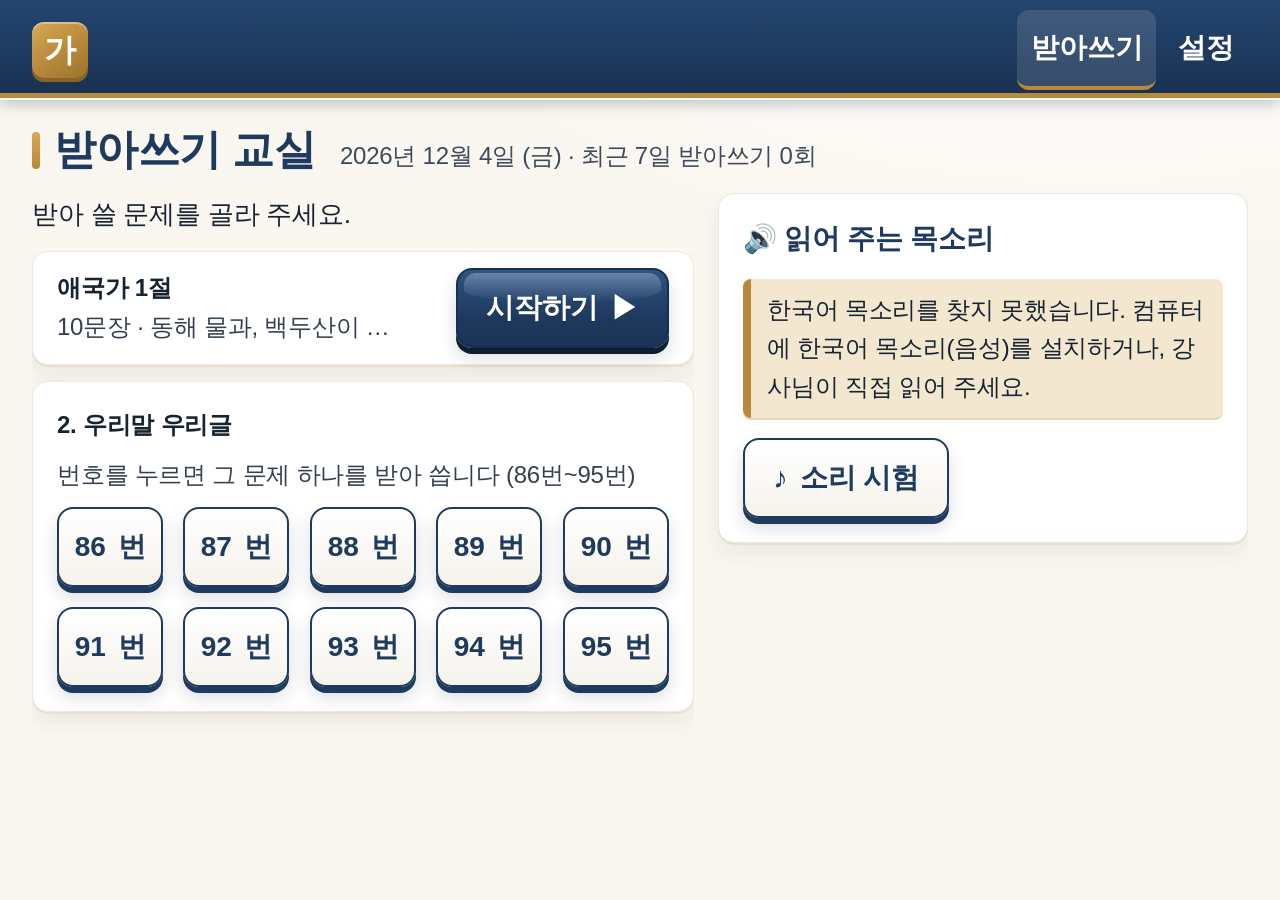
<file: index.html>
<!doctype html>
<html lang="ko">
<head>
  <meta charset="utf-8">
  <meta name="viewport" content="width=device-width, initial-scale=1, viewport-fit=cover">
  <meta name="theme-color" content="#1E3A5F">
  <meta name="format-detection" content="telephone=no">
  <meta name="apple-mobile-web-app-capable" content="yes">
  <meta name="mobile-web-app-capable" content="yes">
  <meta http-equiv="Content-Security-Policy" content="default-src 'self'; script-src 'self'; style-src 'self'; img-src 'self' blob: data:; font-src 'self'; connect-src 'none'; media-src 'none'; object-src 'none'; base-uri 'none'; form-action 'none'">
  <meta name="referrer" content="no-referrer">
  <title>받아쓰기 교실 — 우리들의 즐거운 한글 교실</title>
  <link rel="stylesheet" href="css/tokens.css">
  <link rel="stylesheet" href="css/base.css">
  <link rel="stylesheet" href="css/layout.css">
  <link rel="stylesheet" href="css/components.css">
  <link rel="stylesheet" href="css/activities.css">
  <link rel="stylesheet" href="css/theme.css">
  <link rel="stylesheet" href="css/mobile.css">
</head>
<body>
  <div id="app" class="app-shell">
    <header class="topbar">
      <a class="brand" href="#/home" aria-label="우리들의 즐거운 한글 교실 홈"><span class="brand-mark" aria-hidden="true">가</span><span class="brand-text">받아쓰기 교실</span></a>
      <nav id="mainnav" class="mainnav" aria-label="주 메뉴"></nav>
    </header>
    <main id="view" class="view" tabindex="-1"></main>
  </div>
  <div id="live" class="sr-only" aria-live="polite"></div>
  <div id="feedback-layer" class="feedback-layer" aria-hidden="true"></div>
  <div id="toast-host" class="toast-host" role="status"></div>
  <div id="dialog-host"></div>
  <div id="print-root"></div>
  <div id="orientation-guard" class="orientation-guard"><p>화면이 너무 작습니다.<br>더 큰 화면에서 열어 주세요.</p></div>
  <noscript><p class="noscript">이 프로그램은 JavaScript가 필요합니다. Chrome 또는 Edge로 열어 주세요.</p></noscript>

  <script defer src="js/core/namespace.js"></script>
  <script defer src="js/core/ids.js"></script>
  <script defer src="js/core/format.js"></script>
  <script defer src="js/core/hash.js"></script>
  <script defer src="js/core/hangul.js"></script>
  <script defer src="js/core/db.js"></script>
  <script defer src="js/core/repo.js"></script>
  <script defer src="js/core/scoring.js"></script>
  <script defer src="js/core/audio.js"></script>
  <script defer src="js/core/tts.js"></script>
  <script defer src="js/data/seed.js"></script>
  <script defer src="js/ui/dom.js"></script>
  <script defer src="js/ui/toast.js"></script>
  <script defer src="js/ui/dialog.js"></script>
  <script defer src="js/ui/components.js"></script>
  <script defer src="js/ui/feedback.js"></script>
  <script defer src="js/core/router.js"></script>
  <script defer src="js/activities/dictation.js"></script>
  <script defer src="js/screens/pin.js"></script>
  <script defer src="js/screens/home.js"></script>
  <script defer src="js/screens/dictate.js"></script>
  <script defer src="js/screens/admin-display.js"></script>
  <script defer src="js/app.js"></script>
</body>
</html>
</file>
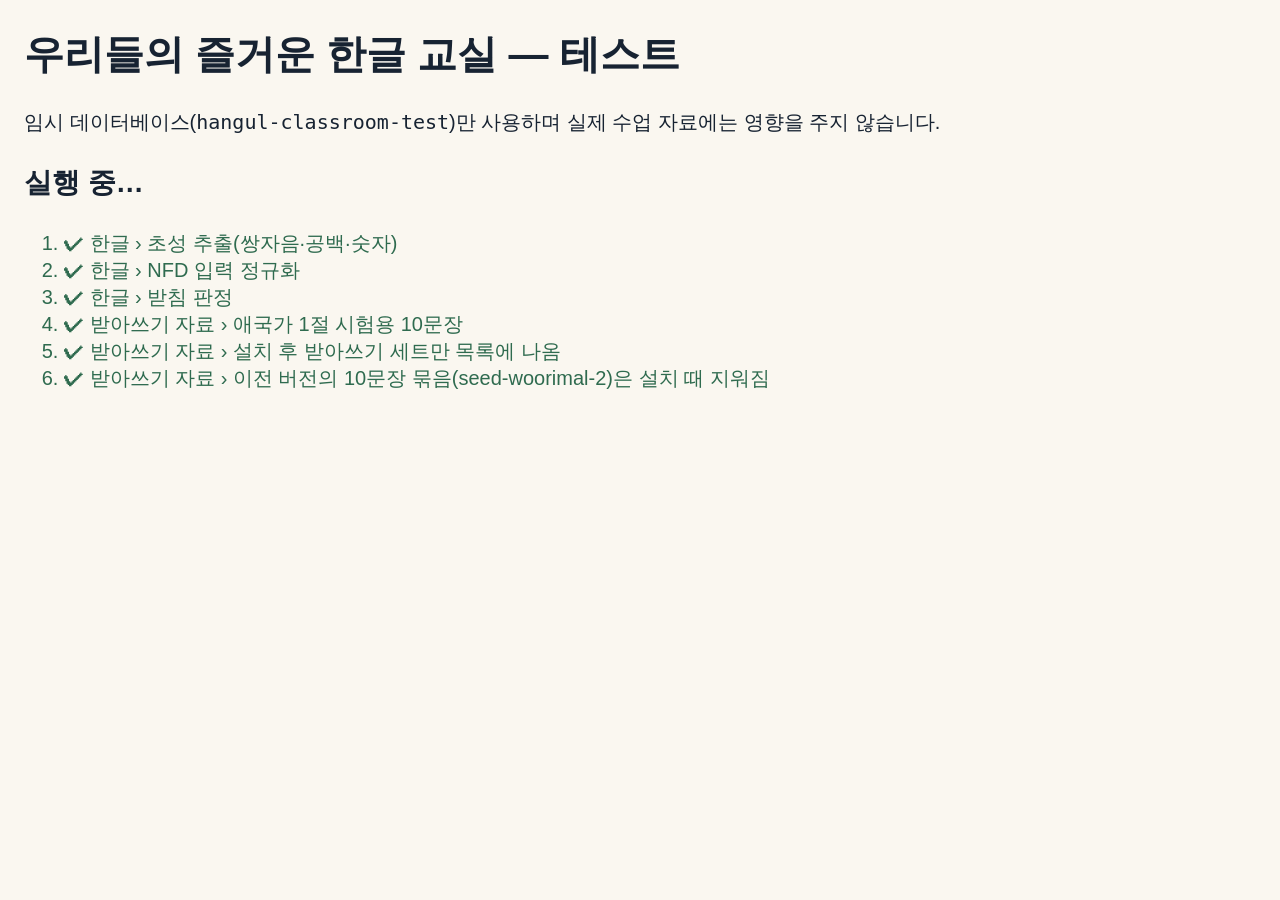
<file: tests/test.html>
<!doctype html>
<html lang="ko">
<head>
  <meta charset="utf-8">
  <meta http-equiv="Content-Security-Policy" content="default-src 'self'; script-src 'self'; style-src 'self'; img-src 'self' blob: data:; connect-src 'none'; object-src 'none'">
  <title>한글 교실 테스트</title>
  <link rel="stylesheet" href="test.css">
</head>
<body>
  <h1>우리들의 즐거운 한글 교실 — 테스트</h1>
  <p>임시 데이터베이스(<code>hangul-classroom-test</code>)만 사용하며 실제 수업 자료에는 영향을 주지 않습니다.</p>
  <p id="summary">실행 중…</p>
  <ol id="out"></ol>
  <div id="view" hidden></div><div id="live" hidden></div><div id="feedback-layer" hidden></div><div id="toast-host" hidden></div><div id="dialog-host" hidden></div>
  <script defer src="../js/core/namespace.js"></script>
  <script defer src="../js/core/ids.js"></script>
  <script defer src="../js/core/format.js"></script>
  <script defer src="../js/core/hash.js"></script>
  <script defer src="../js/core/hangul.js"></script>
  <script defer src="../js/core/db.js"></script>
  <script defer src="../js/core/repo.js"></script>
  <script defer src="../js/core/scoring.js"></script>
  <script defer src="../js/core/audio.js"></script>
  <script defer src="../js/core/tts.js"></script>
  <script defer src="../js/data/seed.js"></script>
  <script defer src="../js/ui/dom.js"></script>
  <script defer src="../js/ui/toast.js"></script>
  <script defer src="../js/ui/dialog.js"></script>
  <script defer src="../js/ui/components.js"></script>
  <script defer src="../js/ui/feedback.js"></script>
  <script defer src="../js/activities/dictation.js"></script>
  <script defer src="runner.js"></script>
  <script defer src="unit.test.js"></script>
  <script defer src="start.js"></script>
</body>
</html>
</file>
<file: css/tokens.css>
/* 디자인 토큰 — UI_UX.md §2와 1:1. 최소값 아래로 내려가지 않는다. */
:root {
  --font-scale: 1;
  --font-family: "Malgun Gothic", "맑은 고딕", "Apple SD Gothic Neo", "Noto Sans KR", "Noto Sans CJK KR", sans-serif;

  --color-bg: #FAF7F0;
  --color-surface: #FFFFFF;
  --color-ink: #172332;
  --color-ink-sub: #3D4A5C;
  --color-navy: #1E3A5F;
  --color-navy-press: #152B47;
  --color-gold: #B8893A;
  --color-gold-soft: #F3E7CF;
  --color-line: #D9D2C3;
  --color-guide: #C9C2B4;
  --color-ink-stroke: #172332;
  --color-success: #2F6B4F;
  --color-retry: #9A5B13;
  --color-danger: #8E2C2C;
  --color-focus: #B8893A;

  --fs-body: calc(max(24px, 2.6vh) * var(--font-scale));
  --fs-button: calc(max(28px, 2.96vh) * var(--font-scale));
  --fs-title: calc(max(42px, 4.4vh) * var(--font-scale));
  --fs-word: calc(max(64px, 8.9vh) * var(--font-scale));
  --fs-chosung: calc(max(64px, 13vh) * var(--font-scale));
  --fs-sentence: calc(max(64px, 6.7vh) * var(--font-scale));
  --fs-caption: max(24px, 2.2vh);
  --fs-nav: max(28px, 2.6vh);

  --touch-min: max(80px, 8.3vh);
  --touch-gap: max(20px, 2vh);
  --space-1: 8px;
  --space-2: 16px;
  --space-3: 24px;
  --space-4: 32px;
  --space-5: 48px;
  --space-6: 64px;
  --radius: 16px;
  --edge-safe: 32px;
  --bar-h: max(100px, 9.5vh);
  --shadow-card: 0 4px 16px rgba(23, 35, 50, .08);
}
@media (max-height: 800px) {
  :root { --space-4: 24px; --space-5: 32px; --edge-safe: 24px; }
}
</file>
<file: css/base.css>
*, *::before, *::after { box-sizing: border-box; }
html, body {
  margin: 0; height: 100%; overflow: hidden;
  background: var(--color-bg); color: var(--color-ink);
  font-family: var(--font-family); font-size: var(--fs-body); line-height: 1.5;
  -webkit-text-size-adjust: 100%; text-size-adjust: 100%;
}
body { -webkit-tap-highlight-color: transparent; }
h1, h2, h3, p { margin: 0; }
h1 { font-size: var(--fs-title); line-height: 1.25; font-weight: 700; }
h2 { font-size: calc(var(--fs-body) * 1.15); font-weight: 700; }
button, input, select, textarea { font: inherit; color: inherit; }
img { max-width: 100%; }
a { color: inherit; }
ul, ol { margin: 0; padding-left: 1.4em; }
:focus { outline: none; }
:focus-visible { outline: 4px solid var(--color-focus); outline-offset: 3px; box-shadow: 0 0 0 2px #fff; }
.sr-only { position: absolute !important; width: 1px; height: 1px; padding: 0; margin: -1px; overflow: hidden; clip: rect(0 0 0 0); white-space: nowrap; border: 0; }
.strong { font-weight: 700; }
.muted { color: var(--color-ink-sub); }
.small { font-size: var(--fs-caption); }
.ok { color: var(--color-success); font-weight: 700; }
[hidden] { display: none !important; }
.noscript { padding: 32px; }
.reduce-motion *, .reduce-motion *::before, .reduce-motion *::after { animation: none !important; transition: none !important; }
@media (prefers-reduced-motion: reduce) {
  html:not(.motion-ok) *, html:not(.motion-ok) *::before { animation-duration: .001ms !important; transition-duration: .001ms !important; }
}
</file>
<file: css/layout.css>
/* 앱 셸: 100vh 고정, 스크롤 없음 (UI_UX.md §4) */
.app-shell { display: grid; grid-template-rows: var(--bar-h) minmax(0, 1fr); height: 100vh; height: 100dvh; overflow: hidden; }
.topbar { display: flex; align-items: center; gap: var(--space-3); padding: 0 var(--edge-safe); background: var(--color-navy); color: #fff; min-width: 0; }
.brand { display: flex; align-items: center; gap: 12px; text-decoration: none; font-weight: 700; font-size: var(--fs-nav); white-space: nowrap; min-height: 80px; }
.brand-mark { display: inline-grid; place-items: center; width: 56px; height: 56px; border-radius: 12px; background: var(--color-gold); color: #fff; font-size: 32px; }
.mainnav { display: flex; gap: 8px; margin-left: auto; min-width: 0; }
.navlink { display: inline-flex; align-items: center; gap: 8px; min-height: 80px; padding: 0 18px; border-radius: 12px; text-decoration: none; font-size: var(--fs-nav); font-weight: 700; white-space: nowrap; border-bottom: 4px solid transparent; }
.navlink:hover { background: rgba(255, 255, 255, .08); }
.navlink[aria-current="page"] { background: rgba(255, 255, 255, .12); border-bottom-color: var(--color-gold); }
@media (max-width: 1700px) { .brand-text { display: none; } }
@media (max-width: 1400px) { .nav-icon { display: none; } .navlink { padding: 0 14px; } }

.view { min-height: 0; overflow: hidden; position: relative; }
.screen { display: grid; grid-template-rows: auto minmax(0, 1fr) auto; height: 100%; gap: var(--space-2); padding: var(--space-3) var(--edge-safe) var(--space-2); }
.screen-head { display: flex; align-items: center; justify-content: space-between; gap: var(--space-3); min-width: 0; }
.screen-title { display: flex; align-items: baseline; gap: var(--space-3); flex-wrap: wrap; min-width: 0; }
.screen-title .sub { color: var(--color-ink-sub); }
.screen-body { min-height: 0; overflow: hidden; position: relative; display: flex; flex-direction: column; gap: var(--space-2); }
.screen-foot { display: flex; justify-content: flex-end; align-items: center; gap: var(--touch-gap); min-height: 0; }
.screen-foot:empty { display: none; }
.fill { display: flex; flex-direction: column; gap: var(--space-3); min-height: 0; flex: 1; }
.lead { font-size: calc(var(--fs-body) * 1.1); }

/* 수업 모드 */
body.run-mode .app-shell { grid-template-rows: minmax(0, 1fr); }
body.run-mode .topbar { display: none; }
.run { display: grid; grid-template-rows: var(--bar-h) minmax(0, 1fr) auto; height: 100%; }
.run-top { display: flex; align-items: center; gap: var(--space-3); padding: 0 var(--edge-safe); background: var(--color-navy); color: #fff; min-width: 0; }
.run-title { font-size: var(--fs-button); white-space: nowrap; overflow: hidden; text-overflow: ellipsis; min-width: 0; flex: 1; }
.run-sub { font-weight: 400; opacity: .85; }
.run-progress { display: flex; align-items: center; gap: 12px; font-size: var(--fs-body); white-space: nowrap; }
.dots { display: inline-flex; gap: 8px; }
.dot { width: 18px; height: 18px; border-radius: 50%; border: 2px solid #fff; opacity: .7; }
.dot.is-done { background: var(--color-gold); border-color: var(--color-gold); opacity: 1; }
.dot.is-cur { background: #fff; opacity: 1; }
.run-controls { display: flex; gap: 12px; }
.run-controls .btn { min-height: 80px; font-size: var(--fs-body); padding: 0 20px; }
.run-stage { position: relative; min-height: 0; overflow: hidden; padding: var(--space-3) var(--edge-safe); display: flex; flex-direction: column; }
.run-bar { display: grid; grid-template-columns: 1fr auto 1fr; align-items: center; gap: var(--touch-gap); padding: var(--space-2) var(--edge-safe) var(--space-3); border-top: 2px solid var(--color-line); background: var(--color-surface); }
.run-bar-l, .run-bar-c, .run-bar-r { display: flex; gap: var(--touch-gap); }
.run-bar-c { justify-content: center; }
.run-bar-r { justify-content: flex-end; }
.run-fail { place-items: center; }

/* 방향·크기 안내 (학습 화면) */
.orientation-guard { display: none; position: fixed; inset: 0; z-index: 90; background: var(--color-bg); place-items: center; text-align: center; padding: 32px; font-size: var(--fs-title); font-weight: 700; }
@media (max-width: 300px), (max-height: 260px) {
  body.run-mode .orientation-guard { display: grid; }
}

.boot { height: 100%; display: grid; place-content: center; justify-items: center; gap: var(--space-4); text-align: center; padding: var(--space-4); }
.boot-bar { width: 480px; max-width: 80vw; height: 16px; border-radius: 8px; background: var(--color-line); overflow: hidden; }
.boot-bar span { display: block; height: 100%; width: 40%; background: var(--color-gold); animation: boot 1.2s ease-in-out infinite; }
@keyframes boot { from { transform: translateX(-100%); } to { transform: translateX(260%); } }
</file>
<file: css/components.css>
/* 공통 컴포넌트 (UI_UX.md §6) */
.btn { display: inline-flex; align-items: center; justify-content: center; gap: 12px; min-height: var(--touch-min); min-width: var(--touch-min);
  padding: 0 28px; border-radius: var(--radius); border: 2px solid transparent; font-size: var(--fs-button); font-weight: 700; line-height: 1.2;
  cursor: pointer; touch-action: manipulation; user-select: none; -webkit-user-select: none; white-space: nowrap; text-align: center; position: relative; }
.btn:active:not(:disabled) { transform: translateY(2px); }
.btn:disabled { opacity: .45; cursor: not-allowed; }
.btn-primary { background: var(--color-navy); color: #fff; }
.btn-primary:active:not(:disabled) { background: var(--color-navy-press); }
.btn-secondary { background: var(--color-surface); color: var(--color-navy); border-color: var(--color-navy); }
.btn-accent { background: var(--color-surface); color: var(--color-ink); border: 4px solid var(--color-gold); }
.btn-danger { background: var(--color-surface); color: var(--color-danger); border-color: var(--color-danger); }
.btn-seg { background: var(--color-surface); color: var(--color-ink); border-color: var(--color-line); }
.btn-seg.is-selected { background: var(--color-gold-soft); border-color: var(--color-gold); border-width: 3px; }
.btn-seg.is-selected::before { content: "✔"; }
.btn-sm { min-height: 64px; font-size: var(--fs-body); }
.btn.icon-after { flex-direction: row-reverse; }
.btn-icon { font-size: 1.05em; line-height: 1; }
.topbar .btn-secondary { color: var(--color-navy); }
.btn-row { display: flex; flex-wrap: wrap; gap: var(--touch-gap); align-items: center; }
.btn-row.end { justify-content: flex-end; width: 100%; }
.btn-row.nowrap { flex-wrap: nowrap; }
.longpress { background-image: conic-gradient(var(--color-gold-soft) calc(var(--p, 0) * 360deg), transparent 0); }

.card { background: var(--color-surface); border-radius: var(--radius); box-shadow: var(--shadow-card); padding: var(--space-3); min-width: 0; }
.card h2 { margin-bottom: var(--space-2); }
.badge { display: inline-block; padding: 2px 12px; border-radius: 999px; font-size: var(--fs-caption); font-weight: 700; background: var(--color-line); color: var(--color-ink); vertical-align: middle; }
.badge-gold { background: var(--color-gold-soft); border: 2px solid var(--color-gold); }
.badge-planned { background: var(--color-gold-soft); }
.badge-inProgress { background: var(--color-navy); color: #fff; }
.badge-done { background: #DDEBE3; color: var(--color-success); }
.badge-canceled { background: #ECE7DD; color: var(--color-ink-sub); }
.notice { background: var(--color-gold-soft); border-left: 6px solid var(--color-gold); padding: 12px 16px; border-radius: 8px; }
.banner { display: flex; align-items: center; justify-content: space-between; gap: var(--space-3); background: var(--color-gold-soft); border: 3px solid var(--color-gold); border-radius: var(--radius); padding: 12px var(--space-3); }

/* 목록·격자 */
.list { display: flex; flex-direction: column; gap: var(--space-2); min-height: 0; flex: 1; overflow: hidden; }
.card-grid { display: grid; grid-template-columns: repeat(auto-fill, minmax(min(100%, 520px), 1fr)); gap: var(--space-2); align-content: start; min-height: 0; flex: 1; overflow: hidden; }
.card-grid.two { grid-template-columns: 1fr 1fr; align-content: stretch; }
.tile-grid { display: grid; grid-template-columns: repeat(3, 1fr); gap: var(--touch-gap); align-content: start; min-height: 0; flex: 1; overflow: hidden; }
.tile { flex-direction: column; min-height: max(140px, 16vh); white-space: normal; font-size: calc(var(--fs-button) * 1.1); }
.tile .btn-icon { font-size: 1.6em; }
.tile-sub { font-size: var(--fs-caption); font-weight: 400; color: var(--color-ink-sub); }
.admin-tile { gap: 4px; padding: 12px 20px; }
.row-card { display: flex; align-items: center; justify-content: space-between; gap: var(--space-3); padding: var(--space-2) var(--space-3); }
.row-info { min-width: 0; }
.row-info p { white-space: nowrap; overflow: hidden; text-overflow: ellipsis; }
.empty { display: grid; place-content: center; justify-items: center; gap: var(--space-3); text-align: center; padding: var(--space-4); min-height: 0; flex: 1; color: var(--color-ink-sub); }
.pager { display: flex; align-items: center; gap: var(--touch-gap); }
.pager-num { font-weight: 700; min-width: 4em; text-align: center; }
.split { display: grid; grid-template-columns: minmax(0, 1fr) minmax(0, 0.8fr); gap: var(--space-3); min-height: 0; flex: 1; }
.split.split-left { grid-template-columns: minmax(280px, 0.32fr) minmax(0, 1fr); }
.split-main { display: flex; flex-direction: column; gap: var(--space-2); min-height: 0; }
.filter-panel { display: flex; flex-direction: column; gap: 12px; align-self: start; }
.filter-bar { display: flex; flex-wrap: wrap; gap: var(--space-2); align-items: center; }
.filter-bar .input { width: auto; min-width: 220px; }

/* 입력 */
.label { font-weight: 700; }
.field { display: grid; grid-template-columns: minmax(140px, 28%) minmax(0, 1fr); align-items: center; gap: 4px var(--space-2); min-width: 0; }
.field-input { display: flex; flex-direction: column; gap: 2px; min-width: 0; flex: 1; }
.field-error { color: var(--color-retry); font-size: var(--fs-caption); font-weight: 700; }
.field-error:empty { display: none; }
.input { min-height: var(--touch-min); width: 100%; border: 2px solid var(--color-line); border-radius: 12px; padding: 0 16px; background: #fff; font-size: var(--fs-body); }
.input:focus-visible { border-color: var(--color-gold); }
select.input { padding-right: 8px; }
.input.is-invalid, .is-invalid { border-color: var(--color-retry) !important; box-shadow: 0 0 0 2px var(--color-retry); }
.form-grid { display: grid; grid-template-columns: 1fr 1fr; gap: var(--space-2) var(--space-4); align-content: start; }
.form-grid.one { grid-template-columns: 1fr; max-width: 1200px; }
.seg { display: flex; flex-wrap: wrap; gap: 12px; }
.stepper { display: inline-flex; align-items: center; gap: 12px; }
.stepper-val { min-width: 5em; text-align: center; font-weight: 700; font-size: var(--fs-button); }
.toggle-grid { display: grid; grid-template-columns: 1fr 1fr; gap: 12px; }
.error-summary { background: #FBEFE2; border: 3px solid var(--color-retry); border-radius: 12px; padding: 12px var(--space-3); }
.error-summary ul { font-size: var(--fs-caption); }
.warn-summary { background: var(--color-gold-soft); border-radius: 12px; padding: 12px var(--space-3); }

/* 탭 */
.editor { display: flex; flex-direction: column; gap: var(--space-2); min-height: 0; flex: 1; }
.tabs { display: flex; gap: 8px; border-bottom: 3px solid var(--color-line); }
.tab { min-height: var(--touch-min); padding: 0 var(--space-3); border: 0; background: transparent; font-size: var(--fs-button); font-weight: 700; color: var(--color-ink-sub); border-bottom: 6px solid transparent; margin-bottom: -3px; cursor: pointer; }
.tab.is-cur { color: var(--color-ink); border-bottom-color: var(--color-gold); }
.tab-err { color: var(--color-retry); }
.tab-panel { display: flex; flex-direction: column; gap: var(--space-2); min-height: 0; flex: 1; overflow: hidden; }

/* 대화상자·토스트 */
.dialog-backdrop { position: fixed; inset: 0; z-index: 60; background: rgba(23, 35, 50, .5); display: flex; align-items: center; justify-content: center; padding: 24px; }
.dialog { background: #fff; border-radius: 20px; width: min(960px, 92vw); max-height: 94vh; overflow: hidden; padding: var(--space-4); display: flex; flex-direction: column; gap: var(--space-3); box-shadow: 0 20px 60px rgba(0, 0, 0, .25); }
.dialog-wide { width: min(1280px, 94vw); }
.dialog h2 { font-size: calc(var(--fs-title) * .85); margin: 0; }
.dialog-text p + p { margin-top: 8px; }
.dialog-actions { justify-content: flex-end; }
.toast-host { position: fixed; left: 50%; bottom: 24px; transform: translateX(-50%); z-index: 70; pointer-events: none; }
.toast { display: flex; align-items: center; gap: var(--space-3); background: var(--color-ink); color: #fff; border-radius: 14px; padding: 12px 24px; box-shadow: 0 8px 24px rgba(0, 0, 0, .25); pointer-events: auto; max-width: 90vw; }
.toast .btn-accent { min-height: 64px; }

/* PIN */
.pin-body { display: flex; flex-direction: column; align-items: center; gap: 12px; }
.pin-out { font-size: 48px; letter-spacing: 12px; min-height: 64px; }
.pin-note { color: var(--color-retry); min-height: 1.5em; }
.pin-pad { display: grid; grid-template-columns: repeat(3, 160px); gap: 16px; }
.pin-pad .btn { min-height: 80px; }
@media (max-height: 900px) { .pin-pad { gap: 12px; } .pin-pad .btn { min-height: 80px; } .pin-out { min-height: 48px; font-size: 40px; } }

/* 그림 */
.pic-emoji { display: inline-grid; place-items: center; line-height: 1; font-family: "Segoe UI Emoji", "Apple Color Emoji", "Noto Color Emoji", sans-serif; }
.pic-text { display: inline-grid; place-items: center; border: 2px dashed var(--color-line); border-radius: 12px; padding: 8px; color: var(--color-ink-sub); }
.pic-img { object-fit: contain; }
.thumb { width: 64px; height: 64px; font-size: 48px; }
img.thumb { width: 64px; height: 64px; }
.thumb-lg { width: 100%; height: 140px; font-size: 96px; }
img.thumb-lg { width: 100%; height: 140px; }
.thumb-grid { display: grid; grid-template-columns: repeat(auto-fill, minmax(260px, 1fr)); gap: var(--space-2); align-content: start; min-height: 0; flex: 1; overflow: hidden; }
.thumb-card { display: flex; flex-direction: column; gap: 6px; align-items: stretch; }
.pick-body { display: flex; flex-direction: column; gap: 12px; }
.pick-grid { display: grid; grid-template-columns: repeat(4, 1fr); gap: 12px; height: 40vh; overflow: hidden; align-content: start; }
.pick-list { display: flex; flex-direction: column; gap: 12px; height: 50vh; overflow: hidden; }
.pick-list .btn { justify-content: flex-start; }
.pick-item { display: flex; flex-direction: column; align-items: center; gap: 4px; min-height: 120px; background: #fff; border: 2px solid var(--color-line); border-radius: 12px; cursor: pointer; padding: 8px; }

/* 화면별 */
.home { display: flex; flex-direction: column; gap: var(--space-2); min-height: 0; flex: 1; }
.home-grid { display: grid; grid-template-columns: 1fr 1fr; grid-template-rows: 1fr 1fr; gap: var(--space-2); min-height: 0; flex: 1; }
.home-card { display: flex; flex-direction: column; gap: 12px; overflow: hidden; }
.lesson-mini { display: flex; align-items: center; justify-content: space-between; gap: var(--space-2); }
.topic-grid { display: grid; grid-template-columns: repeat(3, 1fr); gap: 12px; }
.topic-grid .btn { padding: 0 12px; }
.kpis { display: flex; gap: var(--space-2); flex-wrap: wrap; }
.kpi { display: flex; flex-direction: column; gap: 4px; min-width: 160px; flex: 1; }
.kpi-label { color: var(--color-ink-sub); }
.kpi-value { font-size: calc(var(--fs-title) * .9); font-weight: 700; color: var(--color-navy); }
.stepper-line { display: flex; gap: 12px; list-style: none; padding: 0; margin: 0; font-size: var(--fs-body); }
.stepper-line li { padding: 4px 16px; border-radius: 999px; background: var(--color-line); }
.stepper-line li.is-cur { background: var(--color-navy); color: #fff; font-weight: 700; }
.stepper-line li.is-done { background: var(--color-gold-soft); }
.level-row { display: grid; grid-template-columns: repeat(3, 1fr); gap: var(--touch-gap); }
.set-pick { display: flex; flex-direction: column; align-items: flex-start; gap: 4px; min-height: var(--touch-min); padding: 12px var(--space-3); background: #fff; border: 3px solid var(--color-line); border-radius: var(--radius); text-align: left; cursor: pointer; }
.set-pick.is-selected { border-color: var(--color-gold); background: var(--color-gold-soft); }
.act-box { display: flex; flex-direction: column; gap: var(--space-2); }
.act-toggles { display: grid; grid-template-columns: 1fr 1fr; gap: 12px; }
.act-toggles .btn { padding: 0 12px; }
.set-card { display: flex; flex-direction: column; gap: 6px; }
.set-card.is-hidden { opacity: .7; }
.step-row { display: grid; grid-template-columns: auto minmax(0, .8fr) minmax(0, 1.2fr) auto; align-items: center; gap: var(--space-2); padding: 12px var(--space-2); }
.step-row.is-warn { border: 3px solid var(--color-retry); }
.step-warn { grid-column: 2 / -1; color: var(--color-retry); font-size: var(--fs-caption); font-weight: 700; }
.step-no { display: inline-grid; place-items: center; width: 56px; height: 56px; border-radius: 50%; background: var(--color-navy); color: #fff; font-weight: 700; flex: none; }
.word-row { display: grid; grid-template-columns: auto minmax(0, 1fr) auto minmax(0, 1fr) auto; align-items: start; gap: var(--space-2); }
.pic-btn { min-width: 120px; padding: 0 12px; }
.sent-row { display: flex; flex-direction: column; gap: 12px; padding: 12px var(--space-2); }
.sent-line { display: flex; gap: var(--space-2); align-items: flex-start; }
.opt-grid { display: grid; grid-template-columns: 1fr 1fr; gap: var(--space-2); min-height: 0; }
.opt-row { display: flex; flex-direction: column; gap: 12px; }
.opt-head { display: flex; align-items: center; justify-content: space-between; gap: 12px; flex-wrap: wrap; }
.opt-ctrls { display: flex; flex-wrap: wrap; gap: 12px; align-items: center; }
.set-row { display: grid; grid-template-columns: minmax(200px, 22%) 1fr; align-items: center; gap: var(--space-3); padding: 12px 0; border-bottom: 2px solid var(--color-line); }
.set-ctrl { display: flex; flex-direction: column; gap: 6px; }
.stroke-preview { width: 400px; height: 80px; background: #fff; border: 2px solid var(--color-line); border-radius: 12px; }
.danger-zone { border: 3px solid var(--color-line); }
.chips { display: flex; flex-wrap: wrap; gap: 12px; }
.chip { padding: 8px 20px; border-radius: 999px; background: #fff; border: 3px solid var(--color-gold); font-size: calc(var(--fs-body) * 1.25); font-weight: 700; }

/* 통계 */
.stats-out { display: flex; flex-direction: column; gap: var(--space-2); min-height: 0; flex: 1; overflow: hidden; }
.stats-two { display: grid; grid-template-columns: 1fr 1fr; gap: var(--space-2); min-height: 0; }
.bars { display: flex; flex-direction: column; gap: 12px; }
.bar-row { display: grid; grid-template-columns: 7em 1fr 4em; align-items: center; gap: 12px; }
.bar-track { height: 28px; background: var(--color-bg); border-radius: 8px; overflow: hidden; border: 2px solid var(--color-line); }
.bar-fill { display: block; height: 100%; background: var(--color-navy); }
.bar-val { text-align: right; font-weight: 700; }
.tbl { width: 100%; border-collapse: collapse; }
.tbl th, .tbl td { text-align: left; padding: 8px 12px; border-bottom: 2px solid var(--color-line); }
.tbl th { font-size: var(--fs-caption); color: var(--color-ink-sub); }

/* 학습지 화면 */
.print-split { grid-template-columns: minmax(380px, 0.42fr) minmax(0, 1fr); }
.print-panel { display: flex; flex-direction: column; gap: 12px; overflow: hidden; }
.print-panel .field { grid-template-columns: auto 1fr; }
.print-sets { display: flex; align-items: center; justify-content: space-between; gap: 12px; }
.print-sets .strong { overflow: hidden; text-overflow: ellipsis; white-space: nowrap; }
.print-preview { display: flex; flex-direction: column; gap: 12px; min-height: 0; }
.ws-viewport { flex: 1; min-height: 0; display: grid; place-items: center; overflow: hidden; background: #ECE7DD; border-radius: var(--radius); padding: 8px; }
.ws-scale { overflow: hidden; }
.ws-scale > .ws-page { transform: scale(var(--sc, .5)); transform-origin: top left; box-shadow: 0 4px 16px rgba(0, 0, 0, .2); }
.ws-nav { display: flex; justify-content: center; align-items: center; gap: 12px; }

/* 축소 화면 보정 */
@media (max-height: 800px) {
  .screen { gap: 12px; padding-top: 16px; }
  .card { padding: var(--space-2); }
  .tile { min-height: 120px; }
}
.print-set-names { overflow: hidden; text-overflow: ellipsis; white-space: nowrap; }
.ws-nav { flex-wrap: wrap; }
/* 쪽 나눔 컨테이너 */
.paged { min-height: 0; flex: 1; overflow: hidden; }
.paged-col { display: flex; flex-direction: column; gap: var(--space-2); }
.paged-grid2 { display: grid; grid-template-columns: 1fr 1fr; grid-auto-rows: minmax(0, 1fr); gap: var(--space-2); }
.paged-grid2-top { display: grid; grid-template-columns: 1fr 1fr; align-content: start; gap: var(--space-2) var(--space-4); }
.paged-pager { display: flex; justify-content: flex-end; }
.paged-pager:empty { display: none; }
.form-narrow { max-width: 1200px; }
@media (max-height: 800px) {
  .paged-grid2 { grid-template-columns: 1fr; }
  .opt-row { flex-direction: row; flex-wrap: wrap; align-items: center; }
  .sent-row { display: grid; grid-template-columns: auto minmax(0, 2.2fr) repeat(3, minmax(0, 1fr)) auto; align-items: start; gap: 12px; }
  .sent-line { display: contents; }
}
/* 카드 안 요소 간격(버튼 사이 20px 이상), 읽기 전용 입력 */
.card { display: flex; flex-direction: column; gap: var(--touch-gap); }
.card h2 { margin-bottom: 0; }
.card.row-card { flex-direction: row; }
.word-row { align-items: center; }
.input:disabled, select.input:disabled { background: #F4F1EA; color: var(--color-ink-sub); border-style: dashed; opacity: 1; }
/* 번호별 문제 고르기 */
.group-card { gap: 12px; }
.no-grid { display: grid; grid-template-columns: repeat(5, minmax(0, 1fr)); gap: var(--touch-gap); }
.no-btn { padding: 0 8px; }
@media (max-height: 800px) { .home-lead { display: none; } .group-card .muted { font-size: var(--fs-caption); } }
</file>
<file: css/activities.css>
/* 활동 4종 + 소개·결과·요약 + 피드백 (UI_UX.md §5) */
.act-ask { font-size: var(--fs-button); color: var(--color-ink-sub); text-align: center; }

/* 소개 */
.intro { flex: 1; display: grid; place-content: center; justify-items: center; gap: var(--space-2); text-align: center; }
.intro-icon { font-size: calc(var(--fs-word) * 1.3); line-height: 1; }
.intro-step { font-size: var(--fs-button); color: var(--color-gold); font-weight: 700; }
.intro-name { font-size: calc(var(--fs-title) * 1.3); }
.intro-set, .intro-msg { font-size: var(--fs-button); }
.intro-msg { color: var(--color-ink-sub); }

/* ① 따라쓰기 */
.trace { flex: 1; display: flex; flex-direction: column; gap: var(--space-2); min-height: 0; }
.trace-prompt { display: flex; align-items: center; justify-content: center; gap: var(--space-3); }
.trace-msg { font-size: var(--fs-button); font-weight: 700; }
.trace-pic { width: calc(var(--fs-word) * 1.1); height: calc(var(--fs-word) * 1.1); font-size: var(--fs-word); }
.trace-area { flex: 1; min-height: 0; display: grid; place-items: center; }
.trace-row { position: relative; }
.trace-box { position: absolute; top: 0; background: #fff; border: 3px solid var(--color-gold); border-radius: 8px; }
.trace-box.is-cross { background-image:
  linear-gradient(to right, transparent calc(50% - 1px), var(--color-line) calc(50% - 1px), var(--color-line) calc(50% + 1px), transparent calc(50% + 1px)),
  linear-gradient(to bottom, transparent calc(50% - 1px), var(--color-line) calc(50% - 1px), var(--color-line) calc(50% + 1px), transparent calc(50% + 1px)); }
.trace-guide, .trace-ink { position: absolute; left: 0; top: 0; }
.trace-ink { touch-action: none; cursor: crosshair; }

/* 보기 버튼 공통 */
.options { display: flex; gap: max(32px, 3vw); justify-content: center; flex-wrap: nowrap; padding-top: var(--space-2); }
.option { position: relative; flex: 1; max-width: 520px; min-height: max(160px, 17vh); padding: 12px 24px; background: #fff; border: 3px solid var(--color-line); border-radius: 20px;
  box-shadow: var(--shadow-card); cursor: pointer; display: flex; flex-direction: column; align-items: center; justify-content: center; gap: 4px; touch-action: manipulation; }
.option-text { font-size: var(--fs-word); font-weight: 700; line-height: 1.15; white-space: nowrap; }
.option-mark { font-size: var(--fs-body); font-weight: 700; min-height: 1.5em; }
.option:active:not(:disabled) { transform: translateY(2px); }
.option.is-correct { border: 6px solid var(--color-gold); background: var(--color-gold-soft); opacity: 1; }
.option.is-correct .option-mark { color: var(--color-success); }
.option.is-dim { opacity: .45; }
.option.is-dim .option-mark { color: var(--color-retry); }
.option.is-guide { border: 6px dashed var(--color-gold); animation: pulse 1.2s ease-in-out infinite; }
.option:disabled { cursor: default; }
@keyframes pulse { 50% { transform: scale(1.04); } }

/* ② 초성 */
.chosung, .blank { flex: 1; display: flex; flex-direction: column; justify-content: space-between; gap: var(--space-2); min-height: 0; }
.cho-top { flex: 1; display: flex; align-items: center; justify-content: center; gap: var(--space-5); min-height: 0; }
.cho-main { display: flex; flex-direction: column; align-items: center; gap: 8px; }
.cho-pic { width: calc(var(--fs-chosung) * 1.2); height: calc(var(--fs-chosung) * 1.2); font-size: var(--fs-chosung); }
img.cho-pic { border-radius: 16px; background: #fff; }
.cho-text { display: flex; gap: .35em; font-size: var(--fs-chosung); font-weight: 700; line-height: 1.1; color: var(--color-navy); }
.cho-gap { width: .4em; }
.cho-hint { font-size: var(--fs-button); color: var(--color-retry); font-weight: 700; min-height: 1.5em; }
.cho-hint.is-answer { color: var(--color-success); font-size: var(--fs-word); line-height: 1.1; }

/* ④ 빈칸 */
.blank-top { flex: 1; display: flex; flex-direction: column; align-items: center; justify-content: center; gap: var(--space-3); min-height: 0; }
.blank-sentence { font-size: var(--fs-sentence); font-weight: 700; line-height: 1.5; text-align: center; max-width: 100%; word-break: keep-all; }
.blank-box { display: inline-block; min-width: calc(var(--n) * 1.05em + .6em); margin: 0 .15em; padding: 0 .2em; border-bottom: 8px solid var(--color-gold); background: var(--color-gold-soft); border-radius: 8px 8px 0 0; text-align: center; vertical-align: bottom; }
.blank-box.is-hint .blank-in { color: var(--color-retry); }
.blank-box.is-filled { background: #fff; }
.blank-box.is-filled .blank-in { color: var(--color-navy); }
.blank-in { display: inline-block; min-height: 1em; }
.blank-sentence.is-done { color: var(--color-ink); }

/* ③ 짝짓기 */
.match { flex: 1; display: flex; flex-direction: column; gap: var(--space-2); min-height: 0; touch-action: none; }
.match-board { position: relative; flex: 1; min-height: 0; display: grid; grid-template-columns: minmax(0, 1fr) minmax(18%, 30%) minmax(0, 1fr); }
.match-col { display: flex; flex-direction: column; justify-content: space-evenly; gap: var(--space-2); min-height: 0; position: relative; z-index: 1; }
.match-card { position: relative; display: flex; align-items: center; justify-content: center; gap: 12px; flex: 1; max-height: 200px; min-height: 100px;
  background: #fff; border: 3px solid var(--color-line); border-radius: 20px; box-shadow: var(--shadow-card); cursor: pointer; touch-action: none; user-select: none; padding: 8px 56px; }
.match-left { padding-right: 64px; }
.match-right { padding-left: 64px; }
.match-pic { width: auto; height: 100%; max-height: 150px; font-size: min(calc(var(--fs-word) * 1.1), 12vh); line-height: 1; }
img.match-pic { max-width: 80%; object-fit: contain; }
.match-word { font-size: var(--fs-word); font-weight: 700; white-space: nowrap; }
.match-dot { position: absolute; top: 50%; width: 40px; height: 40px; margin-top: -20px; border-radius: 50%; background: var(--color-gold); border: 4px solid #fff; box-shadow: 0 0 0 2px var(--color-gold); }
.match-left .match-dot { right: -22px; }
.match-right .match-dot { left: -22px; }
.match-card.is-selected { border: 5px solid var(--color-gold); background: var(--color-gold-soft); }
.match-card.is-matched { border-color: var(--color-gold); opacity: 1; cursor: default; }
.match-card.is-matched::after { content: "✔"; position: absolute; top: 6px; right: 14px; color: var(--color-success); font-size: var(--fs-body); font-weight: 700; }
.match-right.is-matched::after { right: auto; left: 14px; }
.match-card.is-wrong { animation: shake .5s; border-color: var(--color-retry); }
.match-lines { position: absolute; inset: 0; width: 100%; height: 100%; z-index: 2; pointer-events: none; overflow: visible; }
.match-fixed { stroke: var(--color-gold); stroke-width: 8; stroke-linecap: round; }
.match-temp { stroke: var(--color-navy); stroke-width: 6; stroke-dasharray: 14 10; stroke-linecap: round; }
@keyframes shake { 20%, 60% { transform: translateX(-8px); } 40%, 80% { transform: translateX(8px); } }

/* 결과 */
.result { flex: 1; display: grid; place-content: center; justify-items: center; gap: var(--space-3); text-align: center; }
.result-stars { display: flex; gap: var(--space-3); }
.rstar { font-size: calc(var(--fs-word) * 1.6); line-height: 1; color: transparent; -webkit-text-stroke: 4px var(--color-gold); }
.rstar.is-on { color: var(--color-gold); animation: pop .5s ease-out both; animation-delay: calc(var(--k) * .25s); }
.result-msg { font-size: calc(var(--fs-title) * 1.2); }
.result-line, .result-class { font-size: var(--fs-button); }
.result-class { color: var(--color-gold); font-weight: 700; }
@keyframes pop { 0% { transform: scale(.2); opacity: 0; } 70% { transform: scale(1.2); opacity: 1; } 100% { transform: scale(1); } }

/* 요약 */
.summary { height: 100%; display: flex; flex-direction: column; align-items: center; gap: var(--space-3); padding: var(--space-4) var(--edge-safe); text-align: center; }
.summary-title { font-size: calc(var(--fs-title) * 1.15); }
.summary-stars { display: flex; align-items: center; gap: var(--space-2); }
.big-star { font-size: calc(var(--fs-word) * 1.2); color: var(--color-gold); line-height: 1; }
.summary-star-text { font-size: var(--fs-title); font-weight: 700; color: var(--color-navy); }
.summary-body { flex: 1; min-height: 0; display: flex; gap: var(--space-4); justify-content: center; overflow: hidden; width: 100%; }
.summary-col { flex: 1; max-width: 860px; display: flex; flex-direction: column; gap: var(--space-2); text-align: left; }
.summary-sent { font-size: calc(var(--fs-body) * 1.2); display: flex; flex-direction: column; gap: 8px; }

/* 피드백 레이어 */
.feedback-layer { position: fixed; inset: 0; z-index: 40; pointer-events: none; display: grid; place-items: center; opacity: 0; transition: opacity .15s; }
.feedback-layer.is-on { opacity: 1; }
.fb { position: relative; display: flex; flex-direction: column; align-items: center; gap: 8px; background: rgba(255, 255, 255, .95); border-radius: 32px; padding: 32px 64px; box-shadow: 0 20px 60px rgba(23, 35, 50, .25); border: 6px solid var(--color-gold); animation: fbin .25s ease-out; }
.fb-icon { font-size: calc(var(--fs-word) * 1.2); line-height: 1; color: var(--color-gold); }
.fb-text { font-size: var(--fs-title); font-weight: 700; }
.fb-correct .fb-icon { color: var(--color-success); }
.fb-retry { border-color: var(--color-retry); }
.fb-retry .fb-icon { color: var(--color-retry); }
.fb-star { position: absolute; left: 50%; top: 50%; font-size: 48px; color: var(--color-gold); animation: burst 1s ease-out forwards; --a: calc(var(--i) * 45deg); }
@keyframes burst { from { transform: translate(-50%, -50%) rotate(var(--a)) translateY(0); opacity: 1; } to { transform: translate(-50%, -50%) rotate(var(--a)) translateY(-260px); opacity: 0; } }
@keyframes fbin { from { transform: scale(.8); } to { transform: scale(1); } }

@media (max-height: 800px) {
  .option { min-height: 140px; }
  .match-card { min-height: 84px; }
}

/* 받아쓰기 */
.dict { flex: 1; display: flex; flex-direction: column; gap: var(--space-2); min-height: 0; }
.dict-top { display: flex; flex-direction: column; align-items: center; gap: 12px; }
.btn-row.center { justify-content: center; }
.btn-listen { min-width: 320px; font-size: calc(var(--fs-button) * 1.2); }
.dict-count, .dict-status { font-size: var(--fs-body); color: var(--color-ink-sub); min-height: 1.5em; }
.dict-top .dict-count { margin-top: 4px; }
.dict-novoice { display: flex; align-items: center; gap: 16px; flex-wrap: wrap; }
.dict-area { flex: 1; min-height: 0; display: grid; place-items: center; }
.dict-row { position: relative; }
.trace-box.is-space { background-image: none; background: #F7F3EA; border-style: dashed; }
.dict-answer { text-align: center; font-size: var(--fs-sentence); font-weight: 700; color: var(--color-navy); min-height: 1.3em; line-height: 1.3; }
.voice-card { align-self: start; }
@media (max-height: 800px) { .dict-top { flex-direction: row; flex-wrap: wrap; justify-content: center; } .dict-top .act-ask { width: 100%; } .btn-listen { min-width: 0; } }
@media (max-height: 800px) {
  .dict-top { flex-wrap: nowrap; gap: 20px; }
  .dict-top .act-ask { width: auto; font-size: var(--fs-body); }
  .dict-count, .dict-status { min-height: 0; }
  .dict-answer { font-size: max(48px, calc(var(--fs-body) * 1.6)); }
}
.trace-box.is-ok { border-color: var(--color-success); box-shadow: 0 6px 0 #B9D6C6, 0 0 0 3px rgba(47, 107, 79, .25); }
.trace-box.is-bad { border-color: var(--color-retry); border-width: 5px; box-shadow: 0 6px 0 #E3C49A, 0 0 0 4px rgba(154, 91, 19, .25); }
.box-mark { position: absolute; top: 4px; right: 8px; font-size: var(--fs-body); font-weight: 700; z-index: 3; pointer-events: none; }
.trace-box.is-ok .box-mark { color: var(--color-success); }
.trace-box.is-bad .box-mark { color: var(--color-retry); }
.dict-verdict { font-size: var(--fs-button); font-weight: 700; }
.dict-verdict.is-ok { color: var(--color-success); }
.dict-verdict.is-bad { color: var(--color-retry); }
.dict-answer-text { font-size: inherit; }
.ch-bad { color: var(--color-retry); text-decoration: underline wavy var(--color-retry); text-underline-offset: 8px; }
.btn-sm-text { font-size: var(--fs-body); }
.dict-answer-text { display: flex; flex-wrap: wrap; align-items: baseline; justify-content: center; gap: 0 4px; margin: 0; }
.dict-verdict { margin-right: 28px; }
@media (max-height: 800px) {
  .dict-top .act-ask { display: none; }
  .dict-count, .dict-status { white-space: nowrap; font-size: var(--fs-caption); }
  .dict-novoice { padding: 8px 12px; white-space: nowrap; }
  .dict-novoice span { white-space: normal; max-width: 16em; }
  .dict-answer { font-size: max(40px, calc(var(--fs-body) * 1.4)); }
}
.trace-box.is-reading { border-color: var(--color-navy); box-shadow: 0 6px 0 #9FB2CC, 0 0 0 6px rgba(30, 58, 95, .3); transition: box-shadow .12s, border-color .12s; }
/* 정답 칸: 내가 쓴 칸과 같은 크기·배치로 바로 아래에 */
.trace-box.is-answer { display: grid; place-items: center; background-color: #FFFDF7; border-color: var(--color-navy); color: var(--color-navy);
  font-family: var(--font-family); font-weight: 500; line-height: 1; box-shadow: 0 4px 0 #C9D3E0; }
.trace-box.is-answer.is-space { background: #F7F3EA; border-color: var(--color-line); }
.dict-answer-label { position: absolute; left: 0; display: flex; align-items: center; justify-content: center; font-size: var(--fs-body); font-weight: 700; color: var(--color-navy); }
.dict-answer-label { white-space: nowrap; overflow: hidden; }

/* 안내 한 줄: 높이·너비 고정 → 읽는 동안과 읽은 뒤 쓰는 칸 위치가 같음 */
.dict-info { display: flex; justify-content: center; gap: 24px; height: 1.6em; line-height: 1.6em; min-width: 22em; white-space: nowrap; overflow: hidden; margin: 0; }
.dict-info .dict-count, .dict-info .dict-status { min-height: 0; margin: 0; }
.dict-info .dict-status { min-width: 11em; text-align: left; }
@media (max-height: 800px) { .dict-info { min-width: 20em; height: 1.5em; line-height: 1.5em; } }
@media (max-height: 800px) {
  .dict-top { flex-wrap: wrap; row-gap: 8px; }
  .dict-info { order: 9; width: 100%; min-width: 0; }
  .dict-novoice { padding: 0; background: none; border: 0; box-shadow: none; }
  .dict-novoice-text { display: none; }
}
.dict-answer-label.is-strong { font-size: calc(var(--fs-body) * 1.1); }
.dict-side-arrow { position: absolute; top: 0; display: flex; align-items: center; justify-content: center; color: var(--color-gold); font-size: var(--fs-button); }
.dict-over { pointer-events: none; z-index: 3; }
</file>
<file: css/theme.css>
/* 프리미엄 화이트·네이비·골드 테마 — 3D 버튼과 상호작용 (UI_UX.md §6)
   - 모든 버튼·보기·카드형 버튼에 '두께'(아래 그림자)를 주어 누를 수 있는 물체처럼 보이게 한다.
   - 누르면 실제로 눌려 들어가고(두께만큼 아래로), 마우스를 올리면 살짝 떠오른다.
   - 크기 규칙(높이 80px, 간격 20px)은 그대로이며, 두께는 그림자로만 그려 레이아웃을 바꾸지 않는다.
   - 애니메이션 줄이기 설정에서는 움직임 없이 색만 바뀐다. */
:root {
  --depth: 6px;
  --edge-navy: #0D1E33;
  --edge-light: #C8C0AF;
  --edge-gold: #8A6424;
  --edge-danger: #5E1A1A;
  --lift-shadow: 0 10px 18px rgba(23, 35, 50, .16);
  --press-ms: 90ms;
}

/* ---------- 바탕·글자 가독성 ---------- */
body { background: radial-gradient(1200px 600px at 85% -10%, #FFFFFF 0, rgba(255, 255, 255, 0) 60%), var(--color-bg); letter-spacing: -0.01em; }
p, li { line-height: 1.6; }
.muted { color: #34404F; }
.topbar, .run-top { background: linear-gradient(180deg, #24466F 0%, var(--color-navy) 55%, #18304F 100%); box-shadow: inset 0 -4px 0 var(--color-gold), 0 4px 14px rgba(13, 30, 51, .25); }
.brand-mark { background: linear-gradient(145deg, #D3A957, var(--color-gold) 55%, #9C722C); box-shadow: 0 4px 0 var(--edge-gold), inset 0 2px 0 rgba(255, 255, 255, .35); }
.screen-title h1 { position: relative; padding-left: 22px; color: var(--color-navy); }
.screen-title h1::before { content: ""; position: absolute; left: 0; top: .18em; bottom: .18em; width: 8px; border-radius: 4px; background: linear-gradient(180deg, #D3A957, var(--color-gold)); }
.card h2, .home-card h2 { color: var(--color-navy); display: flex; align-items: center; gap: 12px; }
.home-card h2::after { content: ""; flex: 1; height: 3px; border-radius: 2px; background: linear-gradient(90deg, var(--color-gold-soft), transparent); }
.card { border: 1px solid #EEE8DC; box-shadow: 0 2px 0 #E8E1D3, 0 10px 24px rgba(23, 35, 50, .07); }
.notice { border-left-width: 8px; box-shadow: 0 2px 0 #E6D6B5; }
.kpi-value { background: linear-gradient(180deg, #2B4F7E, var(--color-navy)); -webkit-background-clip: text; background-clip: text; color: transparent; }

/* ---------- 3D 버튼 공통 ---------- */
.btn, .option, .match-card, .set-pick, .pick-item, .tab {
  transition: transform var(--press-ms) ease, box-shadow var(--press-ms) ease, background-color .15s, filter .15s;
  will-change: transform;
}
.btn { box-shadow: 0 var(--depth) 0 var(--edge), var(--lift-shadow); --edge: var(--edge-light); }
.btn::after { /* 위쪽 하이라이트(광택) */
  content: ""; position: absolute; left: 6px; right: 6px; top: 3px; height: 38%; border-radius: calc(var(--radius) - 4px) calc(var(--radius) - 4px) 40% 40% / calc(var(--radius) - 4px) calc(var(--radius) - 4px) 12px 12px;
  background: linear-gradient(180deg, rgba(255, 255, 255, .28), rgba(255, 255, 255, 0)); pointer-events: none;
}
.btn-primary { --edge: var(--edge-navy); background: linear-gradient(180deg, #2E5585 0%, var(--color-navy) 60%, #1A3355 100%); border-color: #17304F; text-shadow: 0 1px 0 rgba(0, 0, 0, .25); }
.btn-secondary { --edge: #1E3A5F; background: linear-gradient(180deg, #FFFFFF 0%, #F6F3EC 100%); }
.btn-accent { --edge: var(--edge-gold); background: linear-gradient(180deg, #FFFDF8 0%, #F8EBCF 100%); }
.btn-danger { --edge: var(--edge-danger); background: linear-gradient(180deg, #FFFFFF 0%, #F8EDEA 100%); }
.btn-seg { --edge: var(--edge-light); background: linear-gradient(180deg, #FFFFFF 0%, #F5F2EB 100%); }
.btn-seg.is-selected { --edge: var(--edge-gold); background: linear-gradient(180deg, #FBF1DC 0%, var(--color-gold-soft) 100%); }
.btn-seg.is-selected::before { color: var(--color-success); }
.topbar .btn-secondary, .run-controls .btn-secondary { --edge: #0A1829; }

@media (hover: hover) and (pointer: fine) {
  .btn:hover:not(:disabled), .option:hover:not(:disabled), .match-card:hover:not(:disabled), .set-pick:hover, .pick-item:hover { transform: translateY(-2px); filter: brightness(1.03); }
  .btn:hover:not(:disabled) { box-shadow: 0 calc(var(--depth) + 2px) 0 var(--edge), 0 14px 22px rgba(23, 35, 50, .2); }
}
/* 누르면 두께만큼 눌려 들어감 */
.btn:active:not(:disabled), .btn.is-pressed:not(:disabled) { transform: translateY(var(--depth)); box-shadow: 0 0 0 var(--edge), 0 2px 6px rgba(23, 35, 50, .18); filter: brightness(.97); }
.btn:disabled { box-shadow: 0 2px 0 #D9D2C3; background: #F1EEE7; color: #6B7380; border-color: #CFC8B9; opacity: 1; text-shadow: none; }
.btn:disabled::after { display: none; }
.btn.btn-primary:disabled { background: #8E9BAD; color: #fff; border-color: #8E9BAD; }

/* 길게 누르기: 진행 링이 버튼 테두리를 따라 채워짐 */
.longpress { background-image: conic-gradient(rgba(184, 137, 58, .55) calc(var(--p, 0) * 360deg), transparent 0), linear-gradient(180deg, #FFFFFF, #F6F3EC); }

/* ---------- 탭 ---------- */
.tabs { gap: 12px; border-bottom: 3px solid var(--color-line); }
.tab { border-radius: 14px 14px 0 0; background: linear-gradient(180deg, #F8F5EF, #EFEBE2); border: 2px solid var(--color-line); border-bottom: 0; margin-bottom: 0; color: #34404F; }
.tab.is-cur { background: linear-gradient(180deg, #FFFFFF, #FFFDF8); color: var(--color-navy); border-color: var(--color-gold); box-shadow: inset 0 5px 0 var(--color-gold); transform: translateY(3px); }

/* ---------- 학습 보기(정답 고르기) 3D 카드 ---------- */
.option { --edge: #CFC7B6; border: 3px solid #E3DCCD; background: linear-gradient(180deg, #FFFFFF 0%, #FAF7F0 100%);
  box-shadow: 0 10px 0 var(--edge), 0 18px 28px rgba(23, 35, 50, .12); }
.option:active:not(:disabled) { transform: translateY(10px); box-shadow: 0 0 0 var(--edge), 0 4px 10px rgba(23, 35, 50, .15); }
.option.is-correct { --edge: var(--edge-gold); background: linear-gradient(180deg, #FFF9EC, var(--color-gold-soft)); animation: correctPop .45s ease-out; }
.option.is-dim { box-shadow: 0 2px 0 #DDD6C8; transform: translateY(8px); background: #F3F0E9; }
.option.is-guide { --edge: var(--edge-gold); }
.option-text { color: var(--color-ink); text-shadow: 0 2px 0 rgba(255, 255, 255, .8); }
@keyframes correctPop { 0% { transform: scale(1); } 40% { transform: scale(1.06) translateY(-6px); } 100% { transform: scale(1); } }

/* ---------- 짝짓기·세트 고르기·그림 고르기 카드 ---------- */
.match-card { --edge: #CFC7B6; box-shadow: 0 8px 0 var(--edge), 0 14px 24px rgba(23, 35, 50, .1); background: linear-gradient(180deg, #FFFFFF, #FAF7F0); }
.match-card:active:not(:disabled) { transform: translateY(8px); box-shadow: 0 0 0 var(--edge); }
.match-card.is-selected { --edge: var(--edge-gold); transform: translateY(-4px); box-shadow: 0 12px 0 var(--edge), 0 0 0 6px rgba(184, 137, 58, .25), 0 18px 30px rgba(23, 35, 50, .16); }
.match-card.is-matched { --edge: var(--edge-gold); box-shadow: 0 3px 0 var(--edge); transform: translateY(5px); background: linear-gradient(180deg, #FFFDF7, #FBF3E2); }
.match-dot { background: radial-gradient(circle at 35% 30%, #E4C27E, var(--color-gold) 60%, #8A6424); }
.match-card.is-selected .match-dot { animation: dotPulse 1s ease-in-out infinite; }
@keyframes dotPulse { 50% { box-shadow: 0 0 0 2px var(--color-gold), 0 0 0 12px rgba(184, 137, 58, .25); } }
.set-pick, .pick-item { box-shadow: 0 6px 0 var(--edge-light), 0 10px 18px rgba(23, 35, 50, .08); }
.set-pick:active, .pick-item:active { transform: translateY(6px); box-shadow: 0 0 0 var(--edge-light); }
.set-pick.is-selected { box-shadow: 0 6px 0 var(--edge-gold), 0 10px 18px rgba(23, 35, 50, .1); }
.tile { --edge: #1E3A5F; }
.tile .btn-icon { filter: drop-shadow(0 3px 2px rgba(0, 0, 0, .15)); }

/* ---------- 따라쓰기 칸 ---------- */
.trace-box { box-shadow: 0 6px 0 #E4D3B0, 0 14px 26px rgba(23, 35, 50, .1); border-width: 4px; }

/* ---------- 빈칸 ---------- */
.blank-box { box-shadow: inset 0 -4px 0 rgba(184, 137, 58, .25); }
.blank-box.is-filled { animation: fillIn .4s ease-out; }
@keyframes fillIn { from { transform: translateY(-14px) scale(1.1); } to { transform: none; } }

/* ---------- 소개·결과·피드백 ---------- */
.intro-icon { display: grid; place-items: center; width: calc(var(--fs-word) * 2); height: calc(var(--fs-word) * 2); border-radius: 50%;
  background: radial-gradient(circle at 35% 30%, #FFFFFF, var(--color-gold-soft) 70%); box-shadow: 0 8px 0 #E4D3B0, 0 18px 30px rgba(23, 35, 50, .12); }
.rstar.is-on { text-shadow: 0 6px 0 var(--edge-gold), 0 0 24px rgba(184, 137, 58, .5); }
.big-star { text-shadow: 0 6px 0 var(--edge-gold); }
.fb { box-shadow: 0 10px 0 #E4D3B0, 0 24px 60px rgba(23, 35, 50, .28); }
.dot.is-done { box-shadow: 0 0 0 3px rgba(184, 137, 58, .35); }
.chip { box-shadow: 0 4px 0 #E4D3B0; background: linear-gradient(180deg, #FFFFFF, #FFFAF0); }
.step-no { background: linear-gradient(180deg, #2E5585, var(--color-navy)); box-shadow: 0 4px 0 var(--edge-navy); }
.badge-gold { box-shadow: 0 2px 0 #E4D3B0; }
.banner { box-shadow: 0 4px 0 #E4D3B0; background: linear-gradient(90deg, #FBF1DC, var(--color-gold-soft)); }
.bar-fill { background: linear-gradient(90deg, #2E5585, var(--color-navy)); }

/* 입력란: 살짝 파인 느낌 */
.input { box-shadow: inset 0 3px 0 rgba(23, 35, 50, .05); transition: border-color .15s, box-shadow .15s; }
.input:focus-visible { box-shadow: inset 0 3px 0 rgba(23, 35, 50, .05), 0 0 0 4px rgba(184, 137, 58, .3); }

/* 움직임 줄이기 */
.reduce-motion .btn:active:not(:disabled), .reduce-motion .option:active:not(:disabled), .reduce-motion .match-card:active:not(:disabled) { transform: none; }
@media (prefers-reduced-motion: reduce) {
  html:not(.motion-ok) .btn:hover, html:not(.motion-ok) .btn:active { transform: none !important; }
}
.option.is-pressed:not(:disabled) { transform: translateY(10px); box-shadow: 0 0 0 var(--edge), 0 4px 10px rgba(23, 35, 50, .15); }
.set-pick.is-pressed, .pick-item.is-pressed { transform: translateY(6px); box-shadow: 0 0 0 var(--edge-light); }
.card.home-card { gap: 12px; padding: var(--space-2) var(--space-3); }
.topic-grid, .act-toggles, .toggle-grid { gap: var(--touch-gap); }
.option.is-dim { opacity: .7; }
.option.is-dim .option-mark { color: #7A4A10; }
/* 카드 기본 flex 보다 우선하는 격자형 카드 */
.card.step-row { display: grid; }
.card.set-card, .card.thumb-card { gap: 8px; }
.intro-icon { font-size: calc(var(--fs-word) * .9); width: calc(var(--fs-word) * 1.4); height: calc(var(--fs-word) * 1.4); }
@media (max-height: 800px) {
  .card.sent-row { display: grid; }
  .card { padding: var(--space-2); }
}
@media (max-height: 800px) { .thumb-lg, img.thumb-lg { height: 110px; font-size: 80px; } }
@media (max-height: 800px) { .empty { gap: var(--space-2); padding: var(--space-2); } }
</file>
<file: css/mobile.css>
/* 휴대폰·태블릿 최적화 — 스마트 칠판 기준 크기(UI_UX.md §2)를 작은 화면에 맞게 줄인다.
   작은 화면 최소값: 본문 18px, 버튼 글자 20px, 버튼 높이 60px(손가락 터치 권장 44px보다 큼). */
html, body { overscroll-behavior: none; }               /* 당겨서 새로고침·튕김 방지 */
body { padding: env(safe-area-inset-top) env(safe-area-inset-right) env(safe-area-inset-bottom) env(safe-area-inset-left); box-sizing: border-box; }
.app-shell { height: calc(100dvh - env(safe-area-inset-top) - env(safe-area-inset-bottom)); }
@supports not (height: 100dvh) { .app-shell { height: 100vh; } }
button, a { -webkit-touch-callout: none; }

/* ===== 태블릿·휴대폰 공통 (폭 900px 이하 또는 높이 500px 이하) ===== */
@media (max-width: 900px), (max-height: 500px) {
  :root {
    --fs-body: calc(18px * var(--font-scale));
    --fs-button: calc(20px * var(--font-scale));
    --fs-title: calc(28px * var(--font-scale));
    --fs-word: calc(44px * var(--font-scale));
    --fs-chosung: calc(56px * var(--font-scale));
    --fs-sentence: calc(32px * var(--font-scale));
    --fs-caption: 16px;
    --fs-nav: 18px;
    --touch-min: 60px;
    --touch-gap: 12px;
    --edge-safe: 12px;
    --bar-h: 64px;
    --space-2: 10px; --space-3: 14px; --space-4: 18px; --space-5: 24px;
    --radius: 14px;
    --depth: 4px;
  }
  .btn { padding: 0 16px; gap: 8px; }
  .btn::after { top: 2px; }
  .topbar { gap: 8px; }
  .brand-mark { width: 44px; height: 44px; font-size: 24px; }
  .brand { min-height: 60px; }
  .navlink { min-height: 56px; padding: 0 12px; }
  .screen { padding: 10px var(--edge-safe) 8px; gap: 8px; }
  .screen-title { gap: 8px; }
  .screen-title .sub { font-size: var(--fs-caption); }
  .screen-title h1 { padding-left: 14px; }
  .screen-title h1::before { width: 6px; }
  .card { padding: 12px; }

  /* 수업(받아쓰기) 화면 */
  .run-top { gap: 8px; padding: 0 var(--edge-safe); }
  .run-title { font-size: 17px; }
  .run-progress .dots { display: none; }
  .run-progress { font-size: 17px; }
  .run-controls { gap: 8px; }
  .run-controls .btn { min-height: 50px; min-width: 50px; padding: 0 10px; font-size: 16px; }
  .run-stage { padding: 8px var(--edge-safe); }
  .run-bar { padding: 8px var(--edge-safe) calc(8px + env(safe-area-inset-bottom)); gap: 8px; }
  .run-bar-l, .run-bar-c, .run-bar-r { gap: 8px; }
  .dict { gap: 6px; }
  .dict-top { flex-direction: row; flex-wrap: wrap; justify-content: center; gap: 8px; }
  .dict-top .act-ask { display: none; }
  .btn-listen { min-width: 0; font-size: var(--fs-button); }
  .dict-info { order: 9; width: 100%; min-width: 0; height: 1.5em; line-height: 1.5em; font-size: 15px; gap: 12px; }
  .dict-info .dict-status { min-width: 0; }
  .dict-novoice { padding: 0; background: none; border: 0; box-shadow: none; }
  .dict-novoice-text { display: none; }
  .dict-answer-label { font-size: 15px; }
  .box-mark { font-size: 14px; }
  .intro-icon { width: 96px; height: 96px; font-size: 48px; }
  .intro-name { font-size: 30px; }
  .intro-set, .intro-msg { font-size: 18px; }
  .rstar { font-size: 64px; -webkit-text-stroke-width: 3px; }
  .result-msg { font-size: 28px; }
  .result-line { font-size: 18px; }
  .fb { padding: 18px 28px; border-width: 4px; border-radius: 22px; }
  .fb-icon { font-size: 48px; }
  .fb-text { font-size: 22px; }
  .fb-star { font-size: 28px; }

  /* 홈·설정 */
  .split { grid-template-columns: 1fr; }
  .voice-card { align-self: stretch; }
  .no-grid { grid-template-columns: repeat(5, minmax(0, 1fr)); gap: 8px; }
  .no-btn { padding: 0 2px; font-size: 18px; }
  .row-card { flex-wrap: wrap; gap: 8px; }
  .set-row { grid-template-columns: 1fr; gap: 6px; padding: 8px 0; }
  .stroke-preview { width: 100%; max-width: 320px; height: 64px; }
  .stepper-val { min-width: 4em; font-size: var(--fs-body); }
  .tabs { gap: 6px; overflow: hidden; }
  .tab { padding: 0 12px; font-size: 17px; min-height: 52px; }
  .seg { gap: 8px; }
  .dialog { padding: 18px; gap: 14px; width: 94vw; }
  .dialog h2 { font-size: 22px; }
  .pin-pad { grid-template-columns: repeat(3, minmax(64px, 1fr)); gap: 10px; width: 100%; }
  .pin-pad .btn { min-height: 60px; }
  .toast { padding: 10px 16px; font-size: 16px; }
}

/* ===== 휴대폰 세로 (폭 600px 이하) ===== */
@media (max-width: 600px) {
  .brand-text { display: none; }
  .nav-icon { display: inline; }
  .run-title { display: none; }                  /* 제목 대신 진행(1/10)과 버튼만 */
  .run-progress { flex: 1; }
  .run-controls .btn:not(.longpress) .btn-icon + span { display: none; } /* 효과음은 아이콘만, 나가기는 글자 유지 */
  .run-controls .btn { font-size: 18px; }
  .run-bar { grid-template-columns: 1fr; }
  .run-bar-l, .run-bar-c, .run-bar-r { justify-content: stretch; }
  .run-bar { display: flex; flex-wrap: wrap; }
  .run-bar > div { flex: 1 1 auto; }
  .run-bar .btn { flex: 1 1 auto; }
  .run-bar-l:empty, .run-bar-c:empty, .run-bar-r:empty { display: none; }
  .btn.icon-after .btn-icon, .run-bar .btn .btn-icon { display: none; }
  .dict-top .btn-row, .dict-top > .btn-row.center { width: 100%; flex-wrap: nowrap; }
  .dict-top .btn-row .btn { flex: 1 1 0; padding: 0 8px; }
  .home .lead, .home-lead { display: none; }
}

/* ===== 휴대폰 가로 (높이 500px 이하) ===== */
@media (max-height: 500px) {
  :root { --bar-h: 54px; --touch-min: 52px; }
  .run-controls .btn { min-height: 44px; }
  .run-bar { padding-top: 6px; padding-bottom: calc(6px + env(safe-area-inset-bottom)); }
  .dict-top { flex-wrap: nowrap; }
  .dict-info { order: 0; width: auto; min-width: 9em; }
  .dict-novoice .btn { min-height: 52px; }
  .topbar .brand-text { display: none; }
}

/* ===== 보정 ===== */
@media (max-width: 900px), (max-height: 500px) {
  .tabs { overflow: visible; flex-wrap: nowrap; }
  .tab.is-cur { transform: none; }
  .no-btn { min-width: 0; }
  .dict-top .btn { white-space: normal; line-height: 1.15; }
}
@media (max-height: 500px) {
  .no-grid { grid-template-columns: repeat(10, minmax(0, 1fr)); }
  .set-row { grid-template-columns: minmax(110px, 22%) 1fr; align-items: center; }
  .set-ctrl .muted.small { display: none; }
  .screen-title .sub { display: none; }
  .screen-title h1 { font-size: 22px; }
  .screen { gap: 6px; padding-top: 6px; }
  .tab { min-height: 46px; }
}
@media (max-width: 900px), (max-height: 500px) {
  .split { grid-template-columns: minmax(0, 1fr); }
}
@media (max-height: 500px) and (min-width: 560px) {
  .split { grid-template-columns: minmax(0, 1.7fr) minmax(0, 1fr); }
  .voice-card .notice { font-size: 15px; padding: 6px 10px; }
  .voice-card h2 { font-size: 18px; }
}
@media (max-height: 500px) { .group-card { gap: 6px; } .group-card .muted, .row-card .muted { font-size: 14px; } .group-card > p .muted { display: none; } }
@media (max-height: 500px) { .no-grid { gap: 6px; } .no-btn { font-size: 15px; padding: 0; letter-spacing: -0.03em; white-space: nowrap; } }
/* 글자 점검(text-audit) 보정 */
.home-info p { white-space: normal; overflow: visible; text-overflow: clip; }
.group-desc { font-size: var(--fs-caption); }
@media (max-height: 500px) {
  .group-card .muted, .row-card .muted { font-size: 15px; }
  .group-desc { display: none; }
  .set-ctrl .btn-row { flex-wrap: nowrap; }
  .set-ctrl .btn-row select.input { flex: 1 1 0; min-width: 0; }
  .set-ctrl .btn-row .btn { flex: none; }
  .intro { gap: 6px; }
  .intro-icon { display: none; }
  .intro-msg { font-size: 16px; max-width: 90vw; }
}
@media (max-height: 500px) { .no-suffix { display: none; } }
@media (max-height: 800px) { .group-desc { display: none; } }
</file>
<file: tests/test.css>
body { font-family: "Malgun Gothic", sans-serif; font-size: 20px; margin: 24px; background: #FAF7F0; color: #172332; }
.pass { color: #2F6B4F; } .fail { color: #8E2C2C; font-weight: 700; }
#summary { font-size: 28px; font-weight: 700; }
</file>
